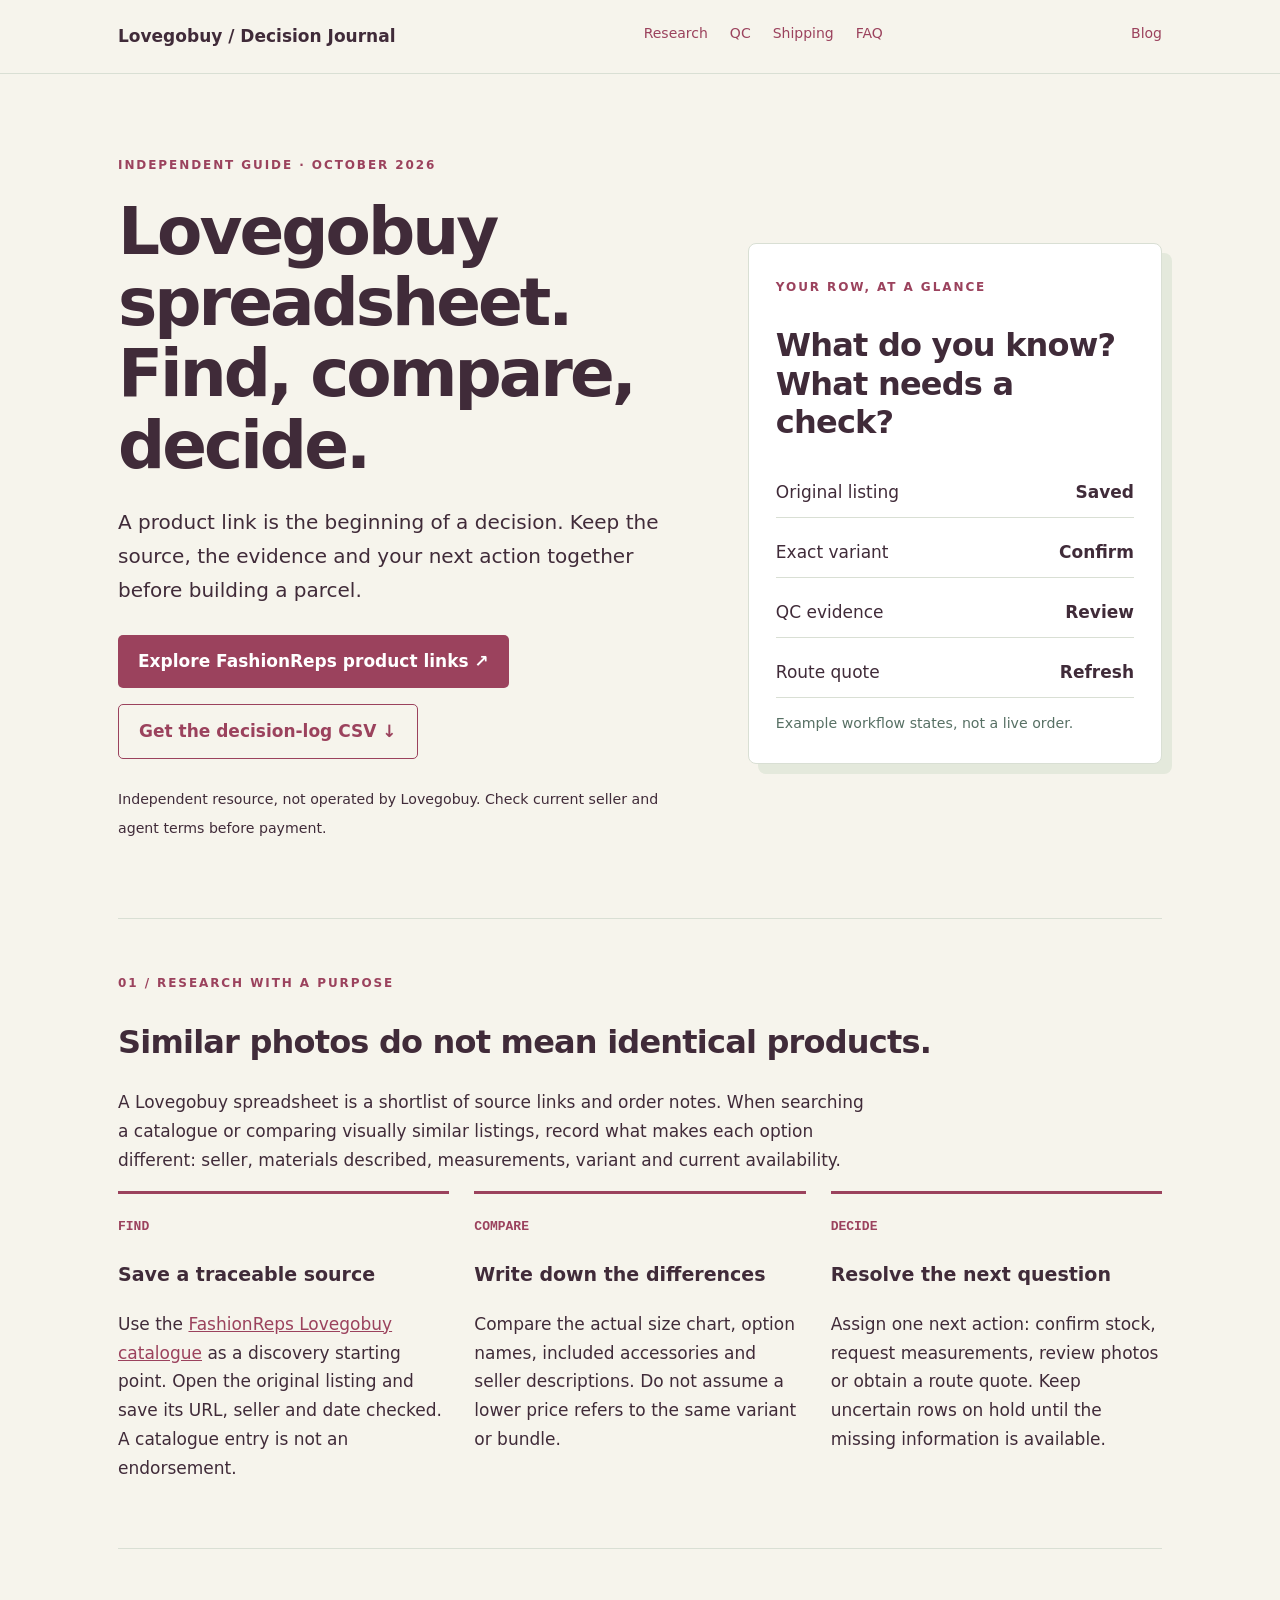
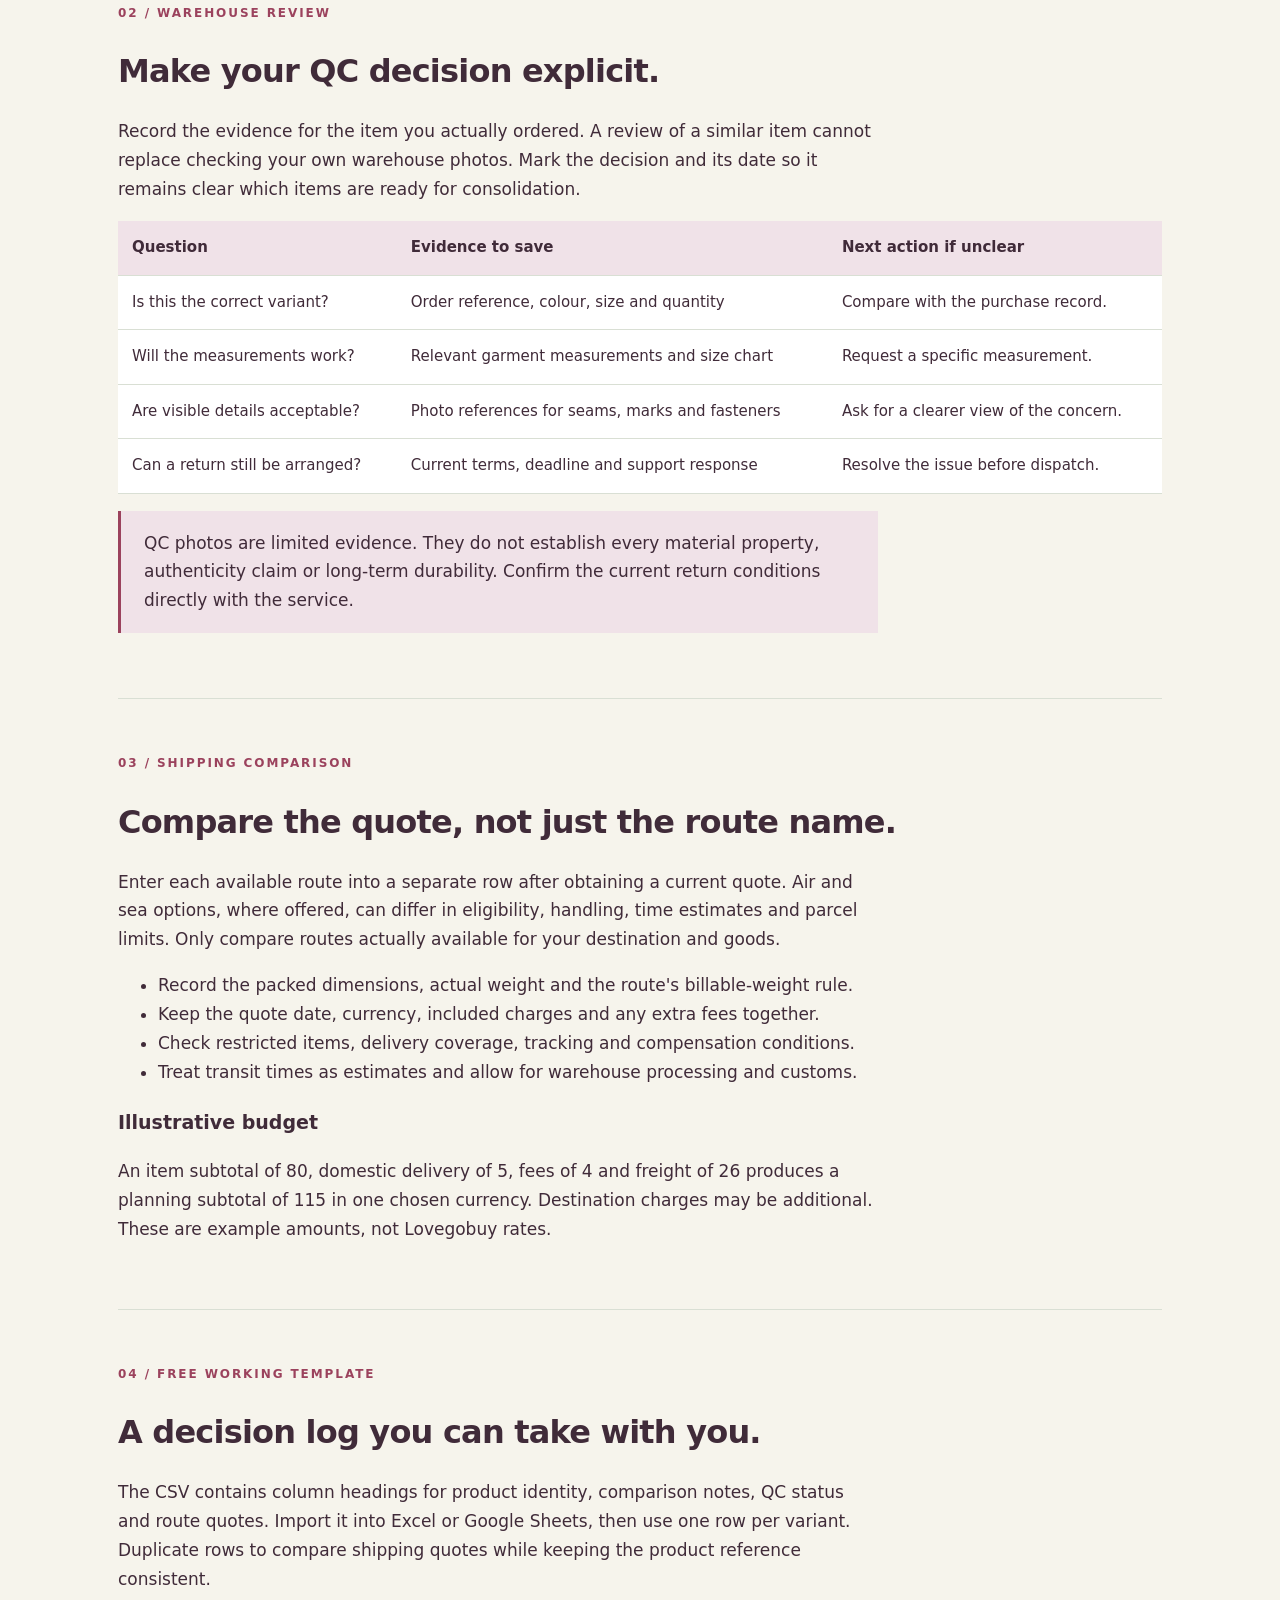
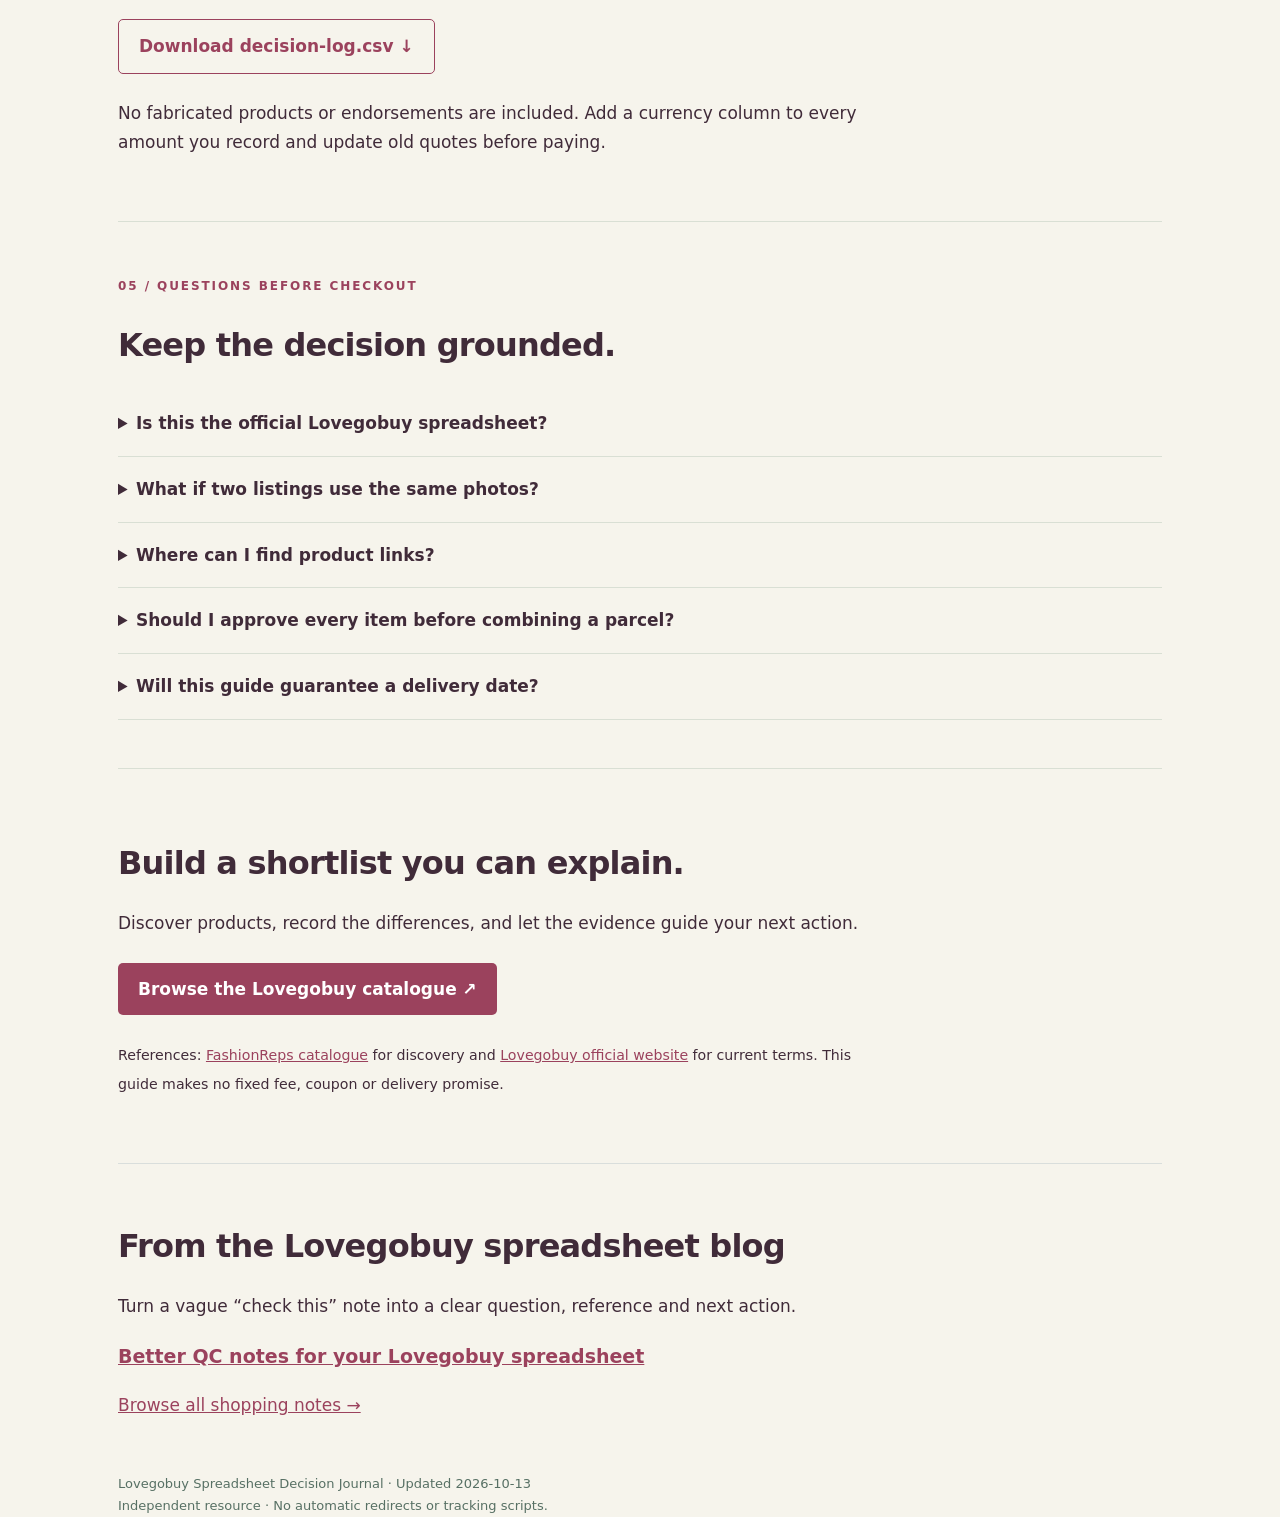
<file: index.html>
<!doctype html><html lang="en"><head><meta charset="utf-8"><meta name="viewport" content="width=device-width,initial-scale=1"><title>Lovegobuy Spreadsheet — Link Research, QC & Shipping Decisions</title><meta name="description" content="Build a better Lovegobuy spreadsheet: compare source listings, record QC decisions and review shipping quotes. Download a free decision-log CSV."><link rel="canonical" href="https://lovegobuysheet.github.io/Lovegobuy-Spreadsheet/"><meta property="og:title" content="Lovegobuy Spreadsheet: Find, Compare, Decide"><meta property="og:url" content="https://lovegobuysheet.github.io/Lovegobuy-Spreadsheet/"><meta property="og:type" content="website"><style>:root{--ink:#402b39;--green:#9b425d;--paper:#f6f4ec;--line:#d9dfd4}*{box-sizing:border-box}body{margin:0;background:var(--paper);color:var(--ink);font:17px/1.7 system-ui,sans-serif}a{color:var(--green)}.wrap{max-width:1100px;margin:auto;padding:0 28px}header{border-bottom:1px solid var(--line)}nav{display:flex;justify-content:space-between;gap:20px;padding:22px 0;flex-wrap:wrap}nav a{text-decoration:none;font-size:14px}nav div{display:flex;gap:22px;flex-wrap:wrap}.hero{padding:75px 0 60px;display:grid;grid-template-columns:1.4fr 1fr;gap:50px;align-items:center}.eyebrow{text-transform:uppercase;font-size:12px;letter-spacing:.16em;color:var(--green);font-weight:700}h1{font-size:clamp(40px,5.5vw,66px);line-height:1.08;letter-spacing:-.045em;margin:18px 0 24px}h2{font-size:32px;line-height:1.2;letter-spacing:-.025em}h3{font-size:19px}p{max-width:760px}.lead{font-size:20px}.button{display:inline-block;padding:12px 20px;background:var(--green);color:white;text-decoration:none;border-radius:5px;margin:8px 10px 8px 0;font-weight:650}.secondary{background:transparent;color:var(--green);border:1px solid var(--green)}.sheet{background:white;border:1px solid var(--line);border-radius:8px;padding:27px;box-shadow:10px 10px 0 #e4e9dc}.sheet p{margin:10px 0;border-bottom:1px solid var(--line);padding:10px 0;display:flex;justify-content:space-between;gap:18px}.sheet small{color:#577064}.section{padding:48px 0;border-top:1px solid var(--line);scroll-margin-top:20px}.grid{display:grid;grid-template-columns:repeat(3,1fr);gap:25px}.step{border-top:3px solid var(--green);padding-top:16px}.number{font:700 13px monospace;color:var(--green)}table{border-collapse:collapse;width:100%;font-size:15px;background:white}td,th{text-align:left;padding:14px;border-bottom:1px solid var(--line);vertical-align:top}th{background:#f0e2e8}.table-wrap{overflow:auto}.note{padding:18px 23px;background:#f0e2e8;border-left:3px solid var(--green)}.budget{display:grid;grid-template-columns:1fr 1fr;gap:30px}label{display:block;margin:10px 0;font-size:14px}input{width:100%;padding:12px;border:1px solid #aebfb2;border-radius:4px;font:inherit}output{font-size:40px;display:block;font-weight:700}.total{background:#402b39;color:white;padding:30px;border-radius:6px}details{border-bottom:1px solid var(--line);padding:18px 0}summary{cursor:pointer;font-weight:650}footer{padding:35px 0;font-size:13px;color:#577064}@media(max-width:760px){.hero,.grid,.budget{grid-template-columns:1fr}.hero{padding:40px 0;gap:30px}.wrap{padding:0 20px}h2{font-size:27px}.section{padding:35px 0}} </style></head><body><header><div class="wrap"><nav><strong>Lovegobuy / Decision Journal</strong><div><a href="#research">Research</a><a href="#qc">QC</a><a href="#routes">Shipping</a><a href="#faq">FAQ</a></div><a href="blog.html">Blog</a></nav></div></header><main class="wrap"><section class="hero"><div><span class="eyebrow">Independent guide · October 2026</span><h1>Lovegobuy spreadsheet.<br>Find, compare, decide.</h1><p class="lead">A product link is the beginning of a decision. Keep the source, the evidence and your next action together before building a parcel.</p><a class="button" href="https://fashion-reps.net/lovegobuy-spreadsheet">Explore FashionReps product links ↗</a><a class="button secondary" href="decision-log.csv" download>Get the decision-log CSV ↓</a><p><small>Independent resource, not operated by Lovegobuy. Check current seller and agent terms before payment.</small></p></div><aside class="sheet"><span class="eyebrow">Your row, at a glance</span><h2>What do you know?<br>What needs a check?</h2><p><span>Original listing</span><strong>Saved</strong></p><p><span>Exact variant</span><strong>Confirm</strong></p><p><span>QC evidence</span><strong>Review</strong></p><p><span>Route quote</span><strong>Refresh</strong></p><small>Example workflow states, not a live order.</small></aside></section><section class="section" id="research"><span class="eyebrow">01 / Research with a purpose</span><h2>Similar photos do not mean identical products.</h2><p>A Lovegobuy spreadsheet is a shortlist of source links and order notes. When searching a catalogue or comparing visually similar listings, record what makes each option different: seller, materials described, measurements, variant and current availability.</p><div class="grid"><article class="step"><span class="number">FIND</span><h3>Save a traceable source</h3><p>Use the <a href="https://fashion-reps.net/lovegobuy-spreadsheet">FashionReps Lovegobuy catalogue</a> as a discovery starting point. Open the original listing and save its URL, seller and date checked. A catalogue entry is not an endorsement.</p></article><article class="step"><span class="number">COMPARE</span><h3>Write down the differences</h3><p>Compare the actual size chart, option names, included accessories and seller descriptions. Do not assume a lower price refers to the same variant or bundle.</p></article><article class="step"><span class="number">DECIDE</span><h3>Resolve the next question</h3><p>Assign one next action: confirm stock, request measurements, review photos or obtain a route quote. Keep uncertain rows on hold until the missing information is available.</p></article></div></section><section class="section" id="qc"><span class="eyebrow">02 / Warehouse review</span><h2>Make your QC decision explicit.</h2><p>Record the evidence for the item you actually ordered. A review of a similar item cannot replace checking your own warehouse photos. Mark the decision and its date so it remains clear which items are ready for consolidation.</p><div class="table-wrap"><table><thead><tr><th>Question</th><th>Evidence to save</th><th>Next action if unclear</th></tr></thead><tbody><tr><td>Is this the correct variant?</td><td>Order reference, colour, size and quantity</td><td>Compare with the purchase record.</td></tr><tr><td>Will the measurements work?</td><td>Relevant garment measurements and size chart</td><td>Request a specific measurement.</td></tr><tr><td>Are visible details acceptable?</td><td>Photo references for seams, marks and fasteners</td><td>Ask for a clearer view of the concern.</td></tr><tr><td>Can a return still be arranged?</td><td>Current terms, deadline and support response</td><td>Resolve the issue before dispatch.</td></tr></tbody></table></div><p class="note">QC photos are limited evidence. They do not establish every material property, authenticity claim or long-term durability. Confirm the current return conditions directly with the service.</p></section><section class="section" id="routes"><span class="eyebrow">03 / Shipping comparison</span><h2>Compare the quote, not just the route name.</h2><p>Enter each available route into a separate row after obtaining a current quote. Air and sea options, where offered, can differ in eligibility, handling, time estimates and parcel limits. Only compare routes actually available for your destination and goods.</p><ul><li>Record the packed dimensions, actual weight and the route's billable-weight rule.</li><li>Keep the quote date, currency, included charges and any extra fees together.</li><li>Check restricted items, delivery coverage, tracking and compensation conditions.</li><li>Treat transit times as estimates and allow for warehouse processing and customs.</li></ul><h3>Illustrative budget</h3><p>An item subtotal of 80, domestic delivery of 5, fees of 4 and freight of 26 produces a planning subtotal of 115 in one chosen currency. Destination charges may be additional. These are example amounts, not Lovegobuy rates.</p></section><section class="section"><span class="eyebrow">04 / Free working template</span><h2>A decision log you can take with you.</h2><p>The CSV contains column headings for product identity, comparison notes, QC status and route quotes. Import it into Excel or Google Sheets, then use one row per variant. Duplicate rows to compare shipping quotes while keeping the product reference consistent.</p><a class="button secondary" href="decision-log.csv" download>Download decision-log.csv ↓</a><p>No fabricated products or endorsements are included. Add a currency column to every amount you record and update old quotes before paying.</p></section><section class="section" id="faq"><span class="eyebrow">05 / Questions before checkout</span><h2>Keep the decision grounded.</h2><details><summary>Is this the official Lovegobuy spreadsheet?</summary><p>No. This independent guide helps organize your research. Visit <a href="https://www.lovegobuy.com/">Lovegobuy</a> for current platform terms and account support.</p></details><details><summary>What if two listings use the same photos?</summary><p>Check the original sellers, descriptions, variants and measurements separately. Matching pictures do not prove matching goods.</p></details><details><summary>Where can I find product links?</summary><p>Browse the <a href="https://fashion-reps.net/lovegobuy-spreadsheet">FashionReps Lovegobuy product catalogue</a>, then verify the source listing, stock and selected variant before ordering.</p></details><details><summary>Should I approve every item before combining a parcel?</summary><p>Resolve open QC questions and record your keep or return decision before international dispatch. Confirm the agent's current process and deadlines.</p></details><details><summary>Will this guide guarantee a delivery date?</summary><p>No. Route availability, processing, customs and local delivery can change. Use a current quote and the applicable service terms.</p></details></section><section class="section"><h2>Build a shortlist you can explain.</h2><p>Discover products, record the differences, and let the evidence guide your next action.</p><a class="button" href="https://fashion-reps.net/lovegobuy-spreadsheet">Browse the Lovegobuy catalogue ↗</a><p><small>References: <a href="https://fashion-reps.net/lovegobuy-spreadsheet">FashionReps catalogue</a> for discovery and <a href="https://www.lovegobuy.com/">Lovegobuy official website</a> for current terms. This guide makes no fixed fee, coupon or delivery promise.</small></p></section><!-- fleet-blog:start --><section id="blog" style="padding:36px 0;border-top:1px solid #d9dedc"><h2>From the Lovegobuy spreadsheet blog</h2><p>Turn a vague “check this” note into a clear question, reference and next action.</p><h3><a href="blog-write-qc-notes-that-lead-to-a-decision.html">Better QC notes for your Lovegobuy spreadsheet</a></h3><p><a href="blog.html">Browse all shopping notes →</a></p></section><!-- fleet-blog:end --></main><footer class="wrap">Lovegobuy Spreadsheet Decision Journal · Updated 2026-10-13<br>Independent resource · No automatic redirects or tracking scripts.</footer></body></html>
</file>
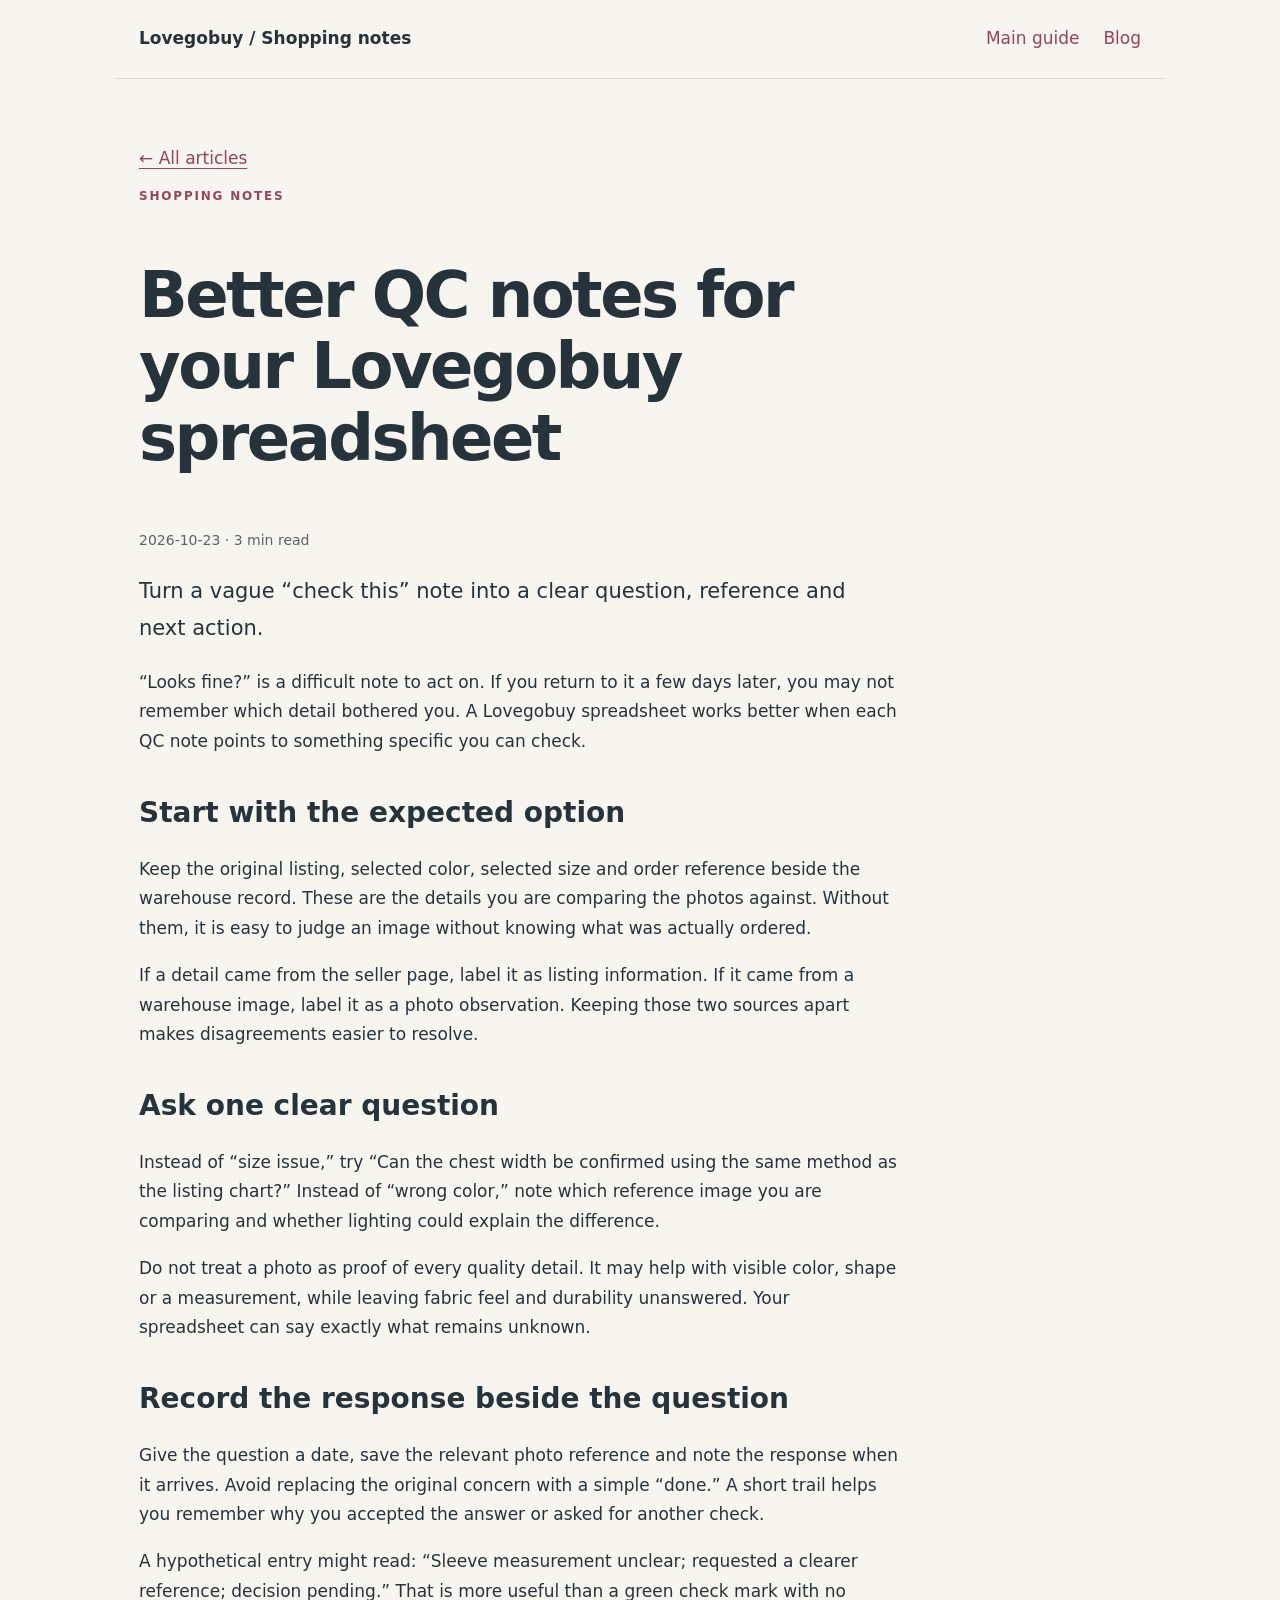
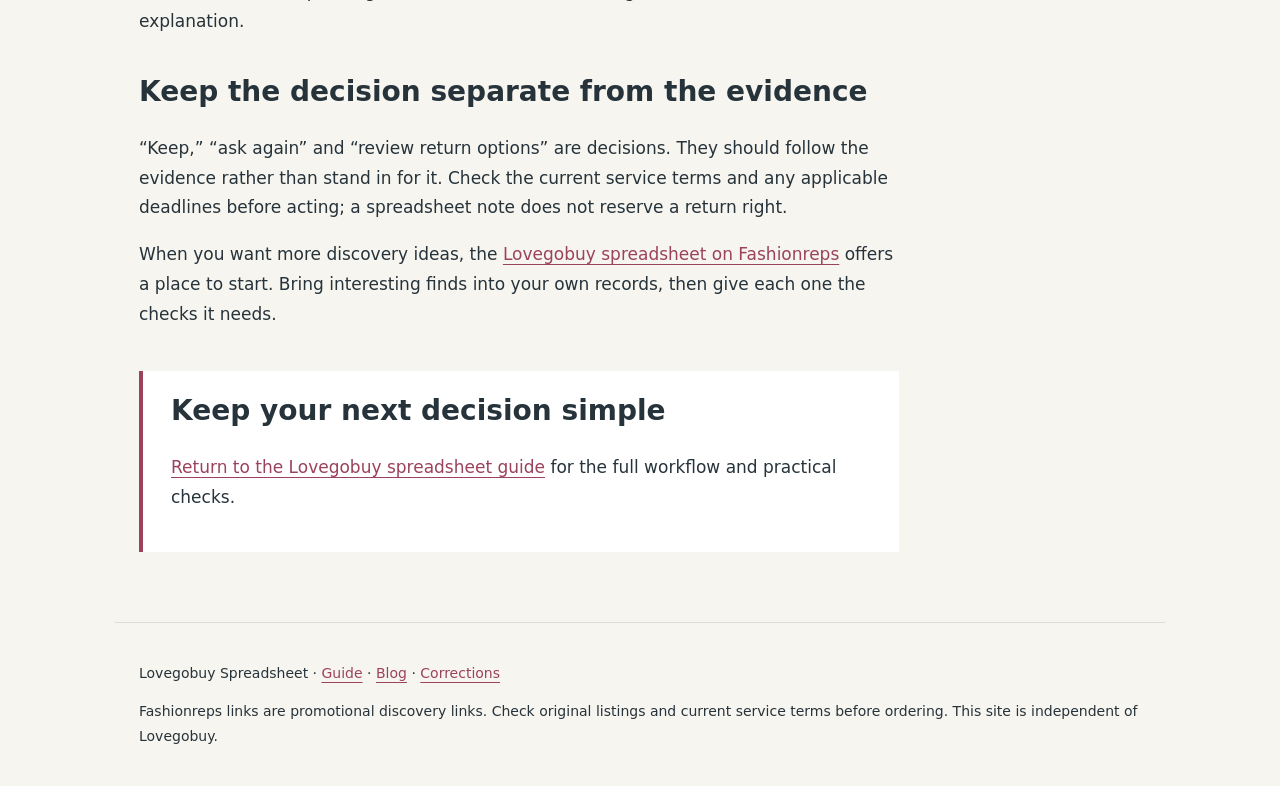
<file: blog-write-qc-notes-that-lead-to-a-decision.html>
<!doctype html><html lang="en"><head><meta charset="utf-8"><meta name="viewport" content="width=device-width,initial-scale=1"><title>Better QC notes for your Lovegobuy spreadsheet</title><meta name="description" content="Turn a vague “check this” note into a clear question, reference and next action."><link rel="canonical" href="https://lovegobuysheet.github.io/Lovegobuy-Spreadsheet/blog-write-qc-notes-that-lead-to-a-decision.html"><link rel="stylesheet" href="blog.css"><script type="application/ld+json">{"@context": "https://schema.org", "@type": "BlogPosting", "url": "https://lovegobuysheet.github.io/Lovegobuy-Spreadsheet/blog-write-qc-notes-that-lead-to-a-decision.html", "name": "Better QC notes for your Lovegobuy spreadsheet", "description": "Turn a vague \u201ccheck this\u201d note into a clear question, reference and next action.", "inLanguage": "en", "dateModified": "2026-10-23", "headline": "Better QC notes for your Lovegobuy spreadsheet", "datePublished": "2026-10-23", "mainEntityOfPage": "https://lovegobuysheet.github.io/Lovegobuy-Spreadsheet/blog-write-qc-notes-that-lead-to-a-decision.html"}</script></head><body><a class="skip" href="#content">Skip to content</a><header><strong>Lovegobuy / Shopping notes</strong><nav aria-label="Main navigation"><a href="index.html">Main guide</a><a href="blog.html">Blog</a></nav></header><main id="content"><article class="article"><a href="blog.html">← All articles</a><p class="eyebrow">Shopping notes</p><h1>Better QC notes for your Lovegobuy spreadsheet</h1><p class="meta"><time datetime="2026-10-23">2026-10-23</time> · 3 min read</p><p class="lead">Turn a vague “check this” note into a clear question, reference and next action.</p><p>“Looks fine?” is a difficult note to act on. If you return to it a few days later, you may not remember which detail bothered you. A Lovegobuy spreadsheet works better when each QC note points to something specific you can check.</p><h2>Start with the expected option</h2><p>Keep the original listing, selected color, selected size and order reference beside the warehouse record. These are the details you are comparing the photos against. Without them, it is easy to judge an image without knowing what was actually ordered.</p><p>If a detail came from the seller page, label it as listing information. If it came from a warehouse image, label it as a photo observation. Keeping those two sources apart makes disagreements easier to resolve.</p><h2>Ask one clear question</h2><p>Instead of “size issue,” try “Can the chest width be confirmed using the same method as the listing chart?” Instead of “wrong color,” note which reference image you are comparing and whether lighting could explain the difference.</p><p>Do not treat a photo as proof of every quality detail. It may help with visible color, shape or a measurement, while leaving fabric feel and durability unanswered. Your spreadsheet can say exactly what remains unknown.</p><h2>Record the response beside the question</h2><p>Give the question a date, save the relevant photo reference and note the response when it arrives. Avoid replacing the original concern with a simple “done.” A short trail helps you remember why you accepted the answer or asked for another check.</p><p>A hypothetical entry might read: “Sleeve measurement unclear; requested a clearer reference; decision pending.” That is more useful than a green check mark with no explanation.</p><h2>Keep the decision separate from the evidence</h2><p>“Keep,” “ask again” and “review return options” are decisions. They should follow the evidence rather than stand in for it. Check the current service terms and any applicable deadlines before acting; a spreadsheet note does not reserve a return right.</p><p>When you want more discovery ideas, the <a href="https://fashion-reps.net/lovegobuy-spreadsheet" rel="sponsored">Lovegobuy spreadsheet on Fashionreps</a> offers a place to start. Bring interesting finds into your own records, then give each one the checks it needs.</p><aside class="cta"><h2>Keep your next decision simple</h2><p><a href="index.html">Return to the Lovegobuy spreadsheet guide</a> for the full workflow and practical checks.</p></aside></article></main><footer><p>Lovegobuy Spreadsheet · <a href="index.html">Guide</a> · <a href="blog.html">Blog</a> · <a href="https://github.com/lovegobuysheet/Lovegobuy-Spreadsheet/issues">Corrections</a></p><p>Fashionreps links are promotional discovery links. Check original listings and current service terms before ordering. This site is independent of Lovegobuy.</p></footer></body></html>
</file>
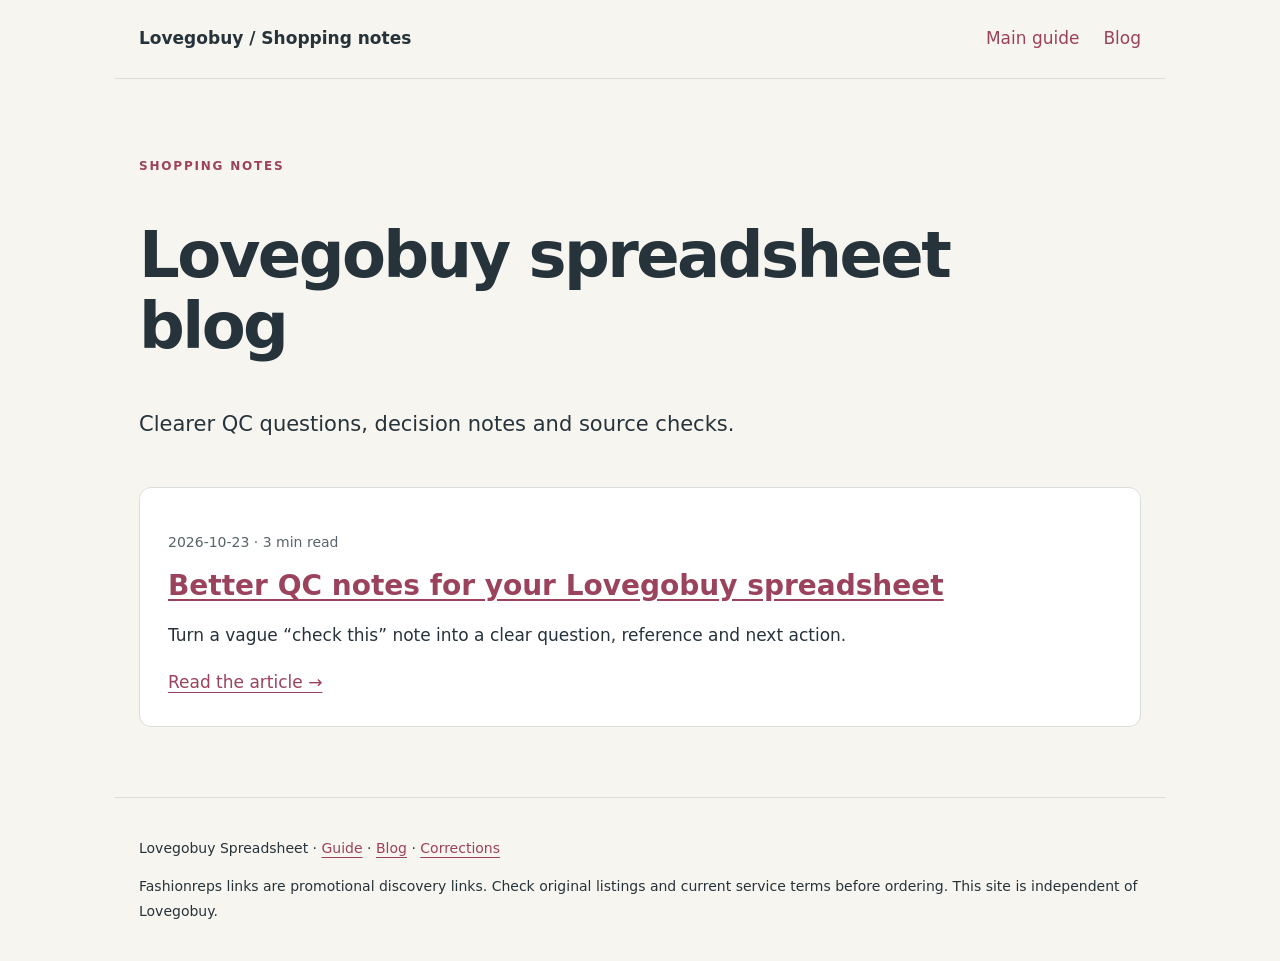
<file: blog.html>
<!doctype html><html lang="en"><head><meta charset="utf-8"><meta name="viewport" content="width=device-width,initial-scale=1"><title>Lovegobuy Spreadsheet Blog | Shopping Notes</title><meta name="description" content="Lovegobuy spreadsheet articles with practical shopping notes, source checks and parcel-planning ideas."><link rel="canonical" href="https://lovegobuysheet.github.io/Lovegobuy-Spreadsheet/blog.html"><link rel="stylesheet" href="blog.css"><script type="application/ld+json">{"@context": "https://schema.org", "@type": "CollectionPage", "url": "https://lovegobuysheet.github.io/Lovegobuy-Spreadsheet/blog.html", "name": "Lovegobuy Spreadsheet Blog | Shopping Notes", "description": "Lovegobuy spreadsheet articles with practical shopping notes, source checks and parcel-planning ideas.", "inLanguage": "en", "dateModified": "2026-10-23"}</script></head><body><a class="skip" href="#content">Skip to content</a><header><strong>Lovegobuy / Shopping notes</strong><nav aria-label="Main navigation"><a href="index.html">Main guide</a><a href="blog.html">Blog</a></nav></header><main id="content"><p class="eyebrow">Shopping notes</p><h1>Lovegobuy spreadsheet blog</h1><p class="lead">Clearer QC questions, decision notes and source checks.</p><section class="posts" aria-label="Latest articles"><article class="post"><p class="meta"><time datetime="2026-10-23">2026-10-23</time> · 3 min read</p><h2><a href="blog-write-qc-notes-that-lead-to-a-decision.html">Better QC notes for your Lovegobuy spreadsheet</a></h2><p>Turn a vague “check this” note into a clear question, reference and next action.</p><a href="blog-write-qc-notes-that-lead-to-a-decision.html">Read the article →</a></article></section></main><footer><p>Lovegobuy Spreadsheet · <a href="index.html">Guide</a> · <a href="blog.html">Blog</a> · <a href="https://github.com/lovegobuysheet/Lovegobuy-Spreadsheet/issues">Corrections</a></p><p>Fashionreps links are promotional discovery links. Check original listings and current service terms before ordering. This site is independent of Lovegobuy.</p></footer></body></html>
</file>
<file: blog.css>
:root{--accent:#9b425d}*{box-sizing:border-box}body{margin:0;background:#f7f5ef;color:#26333b;font:17px/1.75 system-ui,sans-serif}a{color:var(--accent,#19364f);text-underline-offset:4px}a:focus-visible{outline:3px solid #df9d30;outline-offset:4px}header,main,footer{max-width:1050px;margin:auto;padding:24px}header{display:flex;justify-content:space-between;align-items:center;gap:20px;border-bottom:1px solid #d9dedc;flex-wrap:wrap}nav{display:flex;gap:24px;flex-wrap:wrap}nav a{text-decoration:none}main{padding-top:65px;padding-bottom:70px;min-height:70vh}h1{font-size:clamp(36px,5.5vw,64px);line-height:1.12;letter-spacing:-.04em;max-width:880px}h2{font-size:28px;line-height:1.3;margin-top:38px}h3{font-size:25px;line-height:1.35}.eyebrow{font-size:12px;font-weight:700;letter-spacing:.15em;text-transform:uppercase;color:var(--accent)}.lead{font-size:21px;max-width:750px}.meta{font-size:14px;color:#586469}.posts{margin-top:44px;display:grid;gap:24px}.post{padding:28px;border:1px solid #d9dedc;border-radius:12px;background:white}.post h2{margin:8px 0 14px}.article{max-width:760px}.article p,.article li{overflow-wrap:anywhere}.cta{padding:22px 28px;background:#fff;border-left:4px solid var(--accent);margin-top:42px}.cta h2{margin-top:0}footer{border-top:1px solid #d9dedc;font-size:14px}.skip{position:absolute;left:-10000px}.skip:focus{left:12px;background:white;padding:10px}@media(max-width:600px){header,main,footer{padding-left:20px;padding-right:20px}main{padding-top:38px}.post{padding:20px}nav{gap:16px}}
</file>
